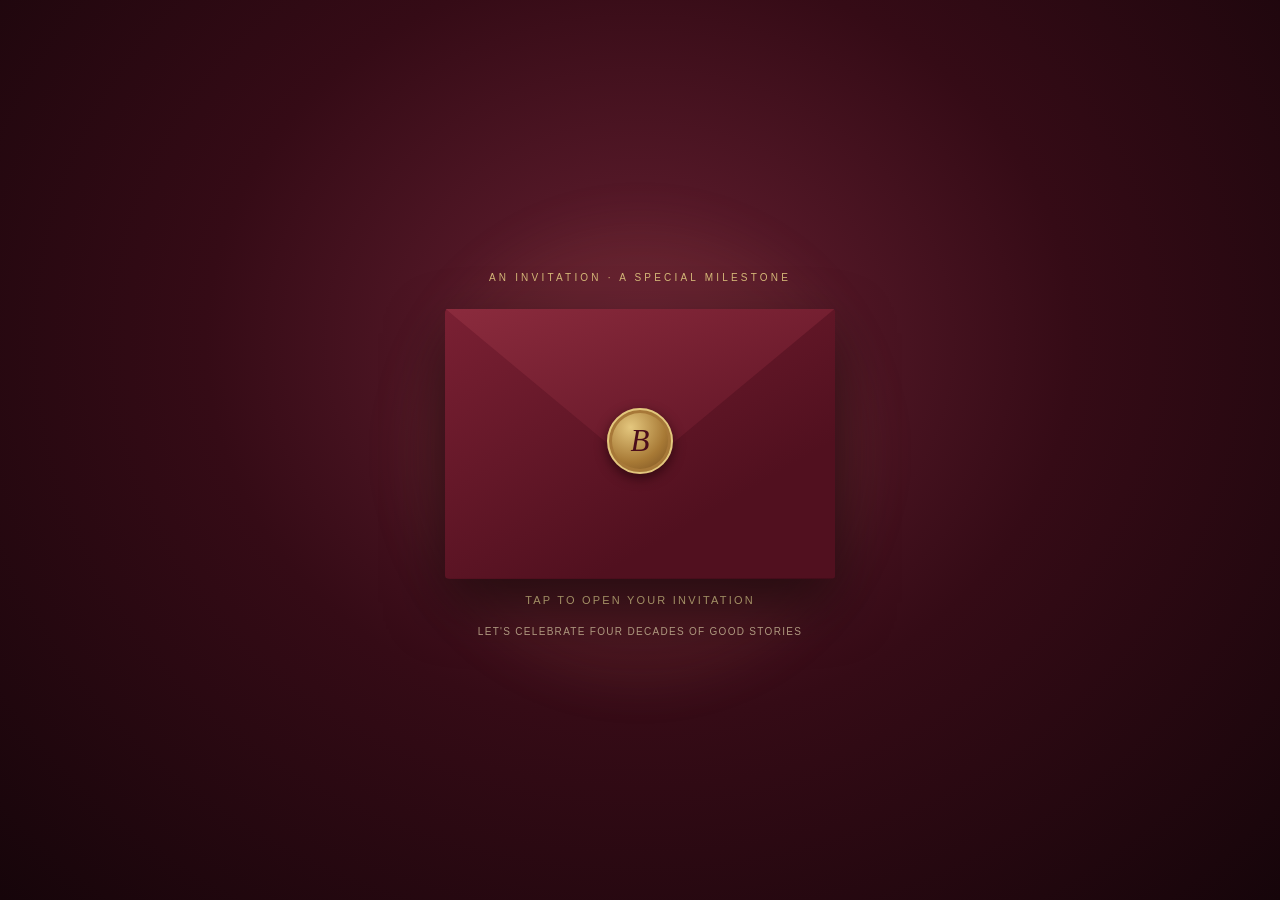
<file: index.html>
<!doctype html>
<html lang="en"><head><meta charset="utf-8"><meta name="viewport" content="width=device-width, initial-scale=1, viewport-fit=cover"><meta name="theme-color" content="#4b0d1b"><title>Babak’s 40th Birthday</title>
<link rel="preconnect" href="https://fonts.googleapis.com"><link rel="preconnect" href="https://fonts.gstatic.com" crossorigin><link href="https://fonts.googleapis.com/css2?family=Vazirmatn:wght@400;600;700&display=swap" rel="stylesheet">
<style>

:root{--wine:#4b0d1b;--wine2:#6b1728;--gold:#c6a15b;--cream:#f5ead8}*{box-sizing:border-box}html,body{margin:0;min-height:100%;background:#21070d;color:var(--cream);font-family:Georgia,'Times New Roman',serif}body{min-height:100svh;display:grid;place-items:center;overflow-x:hidden;background:radial-gradient(ellipse at 50% 38%,#672032 0%,#350b16 48%,#16050a 100%)}.stage{width:min(100%,520px);min-height:100svh;display:flex;flex-direction:column;align-items:center;justify-content:center;padding:22px 16px 28px;position:relative;isolation:isolate}.glow{position:absolute;width:85vw;height:85vw;max-width:460px;max-height:460px;border-radius:50%;background:#9c5b431b;filter:blur(22px);z-index:-1;animation:breathe 5s ease-in-out infinite}@keyframes breathe{50%{transform:scale(1.12);opacity:.55}}.eyebrow{font:10px/1.5 Arial,sans-serif;letter-spacing:.32em;text-transform:uppercase;color:#d6b979;margin-bottom:19px;text-align:center}.envelope-wrap{width:min(90vw,390px);height:min(66vw,270px);min-height:220px;position:relative;perspective:1100px;cursor:pointer;filter:drop-shadow(0 24px 28px #0008);margin:5px 0 15px}.envelope{position:absolute;inset:0;border-radius:5px;background:linear-gradient(145deg,#70192c,#4b0d1b 60%,#350914);overflow:visible}.env-front{position:absolute;inset:0;background:linear-gradient(150deg,#7a2033,#51101f 72%);clip-path:polygon(0 0,50% 55%,100% 0,100% 100%,0 100%);border-radius:4px}.env-side{position:absolute;inset:0;background:linear-gradient(35deg,#3b0914,#661529);clip-path:polygon(0 0,50% 58%,0 100%);border-radius:4px}.env-side.right{clip-path:polygon(100% 0,50% 58%,100% 100%)}.flap{position:absolute;inset:0 0 auto;height:60%;background:linear-gradient(160deg,#8b2b3d,#5b1223);clip-path:polygon(0 0,100% 0,50% 100%);transform-origin:top center;z-index:5;transition:transform 1.05s cubic-bezier(.2,.75,.18,1),z-index .01s .45s;backface-visibility:hidden}.seal{position:absolute;z-index:8;left:50%;top:49%;transform:translate(-50%,-50%);width:66px;height:66px;border-radius:50%;display:grid;place-items:center;background:radial-gradient(circle at 35% 28%,#e4c77e,#a77935 58%,#6f481e);color:#4b0d1b;font-size:31px;font-style:italic;border:2px solid #e2c77d;box-shadow:0 4px 12px #1d0308aa,inset 0 0 0 3px #a77838;transition:opacity .25s,transform .6s}.card-peek{position:absolute;left:5%;right:5%;top:5%;height:90%;background:#f4e8d5;overflow:hidden;border-radius:2px;transition:transform 1s cubic-bezier(.2,.75,.18,1);box-shadow:0 2px 8px #0005}.card-peek img{width:100%;height:100%;object-fit:cover;object-position:center}.open .flap{transform:rotateX(180deg);z-index:1}.open .seal{opacity:0;transform:translate(-50%,-35%) scale(.65);pointer-events:none}.open .card-peek{transform:translateY(-28%);transition-delay:.25s}.open .env-front{opacity:.92}.tap{font:11px Arial,sans-serif;letter-spacing:.2em;text-transform:uppercase;color:#e3c98d;animation:blink 2.1s ease-in-out infinite;text-align:center}@keyframes blink{50%{opacity:.55}}.card-full{display:none;width:100%;margin-top:20px;animation:rise .8s ease both}.opened .card-full{display:block}.opened .envelope-wrap{margin-top:0}.opened .tap{display:none}@keyframes rise{from{opacity:0;transform:translateY(16px)}to{opacity:1;transform:translateY(0)}}.card-frame{background:#f4e8d5;padding:8px;border:1px solid #c5a05b;box-shadow:0 20px 45px #0007;position:relative}.card-frame:before{content:"";position:absolute;inset:14px;border:1px solid #c6a15b;pointer-events:none}.card-frame img{display:block;width:100%;height:auto;position:relative}.actions{display:flex;justify-content:center;gap:10px;flex-wrap:wrap;margin-top:15px}.action{border:1px solid #b99551;background:linear-gradient(135deg,#f2dfb4,#bd9147);color:#3d0a15;text-decoration:none;padding:13px 16px;font:10px Arial,sans-serif;font-weight:bold;letter-spacing:.10em;text-transform:uppercase;border-radius:2px;cursor:pointer}.action.secondary{background:transparent;color:#f2dfb4;border-color:#a77b43}.rsvp{margin:17px 4px 0;text-align:center;font:13px/1.65 Arial,sans-serif;color:#f3e6d2}.rsvp a{color:#e7ca85;text-decoration:none;border-bottom:1px solid #a77b43;padding-bottom:2px}.footer{font:10px Arial,sans-serif;letter-spacing:.13em;color:#bda58a;text-align:center;margin-top:20px}.note{font:10px/1.6 Arial,sans-serif;color:#cbb39a;text-align:center;margin-top:8px}@media(min-width:600px){.stage{padding-top:34px}.opened .card-full{max-width:440px}.opened .envelope-wrap{width:300px;height:200px;min-height:200px}}@media(prefers-reduced-motion:reduce){*,*:before,*:after{animation:none!important;transition:none!important}}

.guest{font:600 24px/1.5 Tahoma,"Vazirmatn","Segoe UI",Arial,sans-serif;color:#f2dfb4;text-align:center;margin:-4px 0 10px;text-shadow:0 2px 10px #0008}.guest[hidden]{display:none}


.countdown{margin:18px 0 0;text-align:center}
.cd-title{font:10px Arial,sans-serif;letter-spacing:.28em;text-transform:uppercase;color:#d6b979;margin-bottom:10px}
.cd-grid{display:grid;grid-template-columns:repeat(4,1fr);gap:8px;direction:ltr}
.cd-box{border:1px solid #a77b43;background:#ffffff0d;border-radius:3px;padding:10px 4px 8px}
.cd-num{display:block;font:600 28px/1.1 Georgia,serif;color:#f2dfb4;font-variant-numeric:tabular-nums}
.cd-lbl{display:block;font:9px/1.5 Arial,sans-serif;letter-spacing:.12em;text-transform:uppercase;color:#cbb39a;margin-top:4px}
.cd-msg{font:600 18px/1.6 Tahoma,Arial,sans-serif;color:#f2dfb4;padding:10px 0}
.cal-title{font:10px Arial,sans-serif;letter-spacing:.28em;text-transform:uppercase;color:#d6b979;text-align:center;margin-top:20px}

.guest,.rsvp,.cd-msg,.fa{font-family:"Vazirmatn",Tahoma,"Segoe UI",Arial,sans-serif}
.guest{font-weight:600;font-size:26px;line-height:1.7;letter-spacing:0}
.rsvp{font-size:14px;line-height:2;letter-spacing:0}
.rsvp span{font-weight:400}
.cd-msg{font-weight:600;letter-spacing:0}
.fa{letter-spacing:0;text-transform:none;font-size:12px}
</style></head><body><main class="stage" id="stage"><div class="glow"></div><div class="eyebrow">An invitation · A special milestone</div>
<div class="guest" id="guest" dir="rtl" hidden></div>
<div class="envelope-wrap" id="envelope" role="button" tabindex="0" aria-label="Open birthday invitation"><div class="envelope"><div class="card-peek"><img src="invitation.jpg" alt="Babak's birthday invitation card"></div><div class="env-side"></div><div class="env-side right"></div><div class="env-front"></div><div class="flap"></div><div class="seal">B</div></div></div><div class="tap" id="tap">Tap to open your invitation</div>
<section class="card-full" id="cardFull" aria-label="Birthday invitation details"><div class="card-frame"><img src="invitation.jpg" alt="Forty and Fabulous — Babak's 40th Birthday. 10 Aban 1405 at 7 PM, Velenjak, Tehran."></div>
<div class="countdown" id="countdown" dir="rtl"><div class="cd-title">Countdown · <span class="fa">شمارش معکوس</span></div><div class="cd-grid"><div class="cd-box"><span class="cd-num" id="cd-d">--</span><span class="cd-lbl">Days</span></div><div class="cd-box"><span class="cd-num" id="cd-h">--</span><span class="cd-lbl">Hours</span></div><div class="cd-box"><span class="cd-num" id="cd-m">--</span><span class="cd-lbl">Min</span></div><div class="cd-box"><span class="cd-num" id="cd-s">--</span><span class="cd-lbl">Sec</span></div></div></div>
<p class="rsvp" dir="rtl">بی‌صبرانه منتظر حضورت هستم ❤️<br><span>اما اگر امکان حضور در این شب ویژه را ندارید، لطفاً از طریق <a id="waLink" href="https://wa.me/989123349487" target="_blank" rel="noopener">واتس‌اپ</a> به من اطلاع دهید. ممنونم.</span></p><div class="actions"><a class="action" id="waYes" href="https://wa.me/989123349487" target="_blank" rel="noopener">✅ I'll be there</a><a class="action secondary" id="waNo" href="https://wa.me/989123349487" target="_blank" rel="noopener">❌ Can't make it</a></div>
<div class="cal-title">Save the date</div>
<div class="actions"><a class="action" href="babak-40-birthday.ics" download="Babak-40th-Birthday.ics">📅 Add to Calendar</a><a class="action secondary" id="gcal" target="_blank" rel="noopener" href="https://calendar.google.com/calendar/render?action=TEMPLATE&text=Babak%27s%2040th%20Birthday%20%C2%B7%20Forty%20%26%20Fabulous&dates=20261101T153000Z%2F20261101T200000Z&location=Velenjak%2C%20Tehran&details=%D8%AA%D9%88%D9%84%D8%AF%20%DB%B4%DB%B0%20%D8%B3%D8%A7%D9%84%DA%AF%DB%8C%20%D8%A8%D8%A7%D8%A8%DA%A9%20%E2%80%94%20%DB%B1%DB%B0%20%D8%A2%D8%A8%D8%A7%D9%86%20%DB%B1%DB%B4%DB%B0%DB%B5%0Ahttps%3A%2F%2Fnshn.ir%2FrbvfFSYxODaZ">Google Calendar ↗</a></div>
<div class="actions"><a class="action" href="https://nshn.ir/rbvfFSYxODaZ" target="_blank" rel="noopener">مسیریابی با نشان ↗</a><button class="action secondary" id="musicBtn" type="button">♫ Play lounge jazz</button><button class="action secondary" id="againBtn" type="button">Close card</button></div>
<div class="note">The music starts automatically when you open the envelope.</div></section><div class="footer">LET'S CELEBRATE FOUR DECADES OF GOOD STORIES</div><audio autoplay loop playsinline id="jazz" src="birthday-music.mp3" preload="auto" loop></audio></main>
<script>
const stage=document.getElementById('stage'),envelope=document.getElementById('envelope'),jazz=document.getElementById('jazz'),musicBtn=document.getElementById('musicBtn');
let opened=false,userPaused=false;

/* Guest name: from the link (?to=Name) or from window.GUEST_NAME set in a guest page */
(function(){
  const q=new URLSearchParams(location.search).get('to');
  const name=(q&&q.trim())||window.GUEST_NAME||'';
  const el=document.getElementById('guest');
  if(name){el.textContent=name;el.hidden=false;document.title='دعوت‌نامه · '+name}
})();

function setBtn(){musicBtn.textContent=jazz.paused?'♫ Play lounge jazz':'♫ Pause music'}
async function startMusic(){
  if(userPaused||!jazz.paused)return true;
  try{jazz.volume=0.85;await jazz.play();setBtn();return true}catch(e){return false}
}
/* Try autoplay on load; browsers usually block it, so also start on the first touch/click/key */
window.addEventListener('load',()=>{startMusic()});
const evs=['pointerdown','touchend','click','keydown'];
evs.forEach(ev=>window.addEventListener(ev,function once(){
  startMusic().then(ok=>{if(ok)evs.forEach(e=>window.removeEventListener(e,once,true))});
},true));

function openCard(){if(opened)return;opened=true;stage.classList.add('open');setTimeout(()=>stage.classList.add('opened'),650);startMusic()}
function closeCard(){opened=false;stage.classList.remove('opened','open')}
envelope.addEventListener('click',openCard);
envelope.addEventListener('keydown',e=>{if(e.key==='Enter'||e.key===' '){e.preventDefault();openCard()}});
document.getElementById('againBtn').addEventListener('click',closeCard);
musicBtn.addEventListener('click',async()=>{
  if(!jazz.paused){userPaused=true;jazz.pause();setBtn();return}
  userPaused=false;await startMusic();setBtn()
});
jazz.addEventListener('play',setBtn);jazz.addEventListener('pause',setBtn);
document.addEventListener('visibilitychange',()=>{if(document.hidden)jazz.pause();else if(!userPaused&&opened)startMusic()});


/* ===== Countdown to 10 Aban 1405 (1 Nov 2026), 19:00 Tehran time (UTC+3:30) ===== */
(function(){
  const START=Date.UTC(2026,10,1,15,30,0), END=Date.UTC(2026,10,1,20,0,0);
  const box=document.getElementById('countdown'); if(!box)return;
  const p=n=>String(n).padStart(2,'0');
  function tick(){
    const now=Date.now(), d=START-now;
    if(now>=END){box.innerHTML='<div class="cd-msg">ممنون که این شب را با ما جشن گرفتید ❤️<br><small>Thank you for celebrating with us</small></div>';return}
    if(now>=START){box.innerHTML='<div class="cd-msg">امشب، شب جشن است! 🥂<br><small>Tonight is the night</small></div>';return}
    const days=Math.floor(d/864e5),h=Math.floor(d%864e5/36e5),m=Math.floor(d%36e5/6e4),s=Math.floor(d%6e4/1e3);
    document.getElementById('cd-d').textContent=days;
    document.getElementById('cd-h').textContent=p(h);
    document.getElementById('cd-m').textContent=p(m);
    document.getElementById('cd-s').textContent=p(s);
  }
  tick(); setInterval(tick,1000);
})();

/* ===== WhatsApp RSVP (message is prefilled with the guest's name) ===== */
(function(){
  const NUM="989123349487";
  const name0=(document.getElementById('guest').textContent||'').trim();
  const name=name0.replace(/\s+(عزیز|جان|گرامی)$/,'').trim();
  const plural=/\s(و|&)\s/.test(' '+name+' ');
  const who=name?(name+(plural?' هستیم':' هستم')+'. '):'';
  const yes='سلام بابک جان 🥂\n'+'دعوتنامه‌ات رو دیدم، با کمال میل '+(plural?'میایم':'میام')+'! 🎂';
  const no='سلام بابک جان ❤️\n'+'دلم می‌خواست باشم ولی متأسفانه '+(plural?'نمی‌تونیم بیایم':'نمی‌تونم بیایم')+'. تولدت مبارک 🌹';
  const url=t=>'https://wa.me/'+NUM+'?text='+encodeURIComponent(t);
  const set=(id,t)=>{const e=document.getElementById(id);if(e)e.href=url(t)};
  set('waYes',yes);set('waNo',no);set('waLink',no);
})();
</script></body></html>
</file>
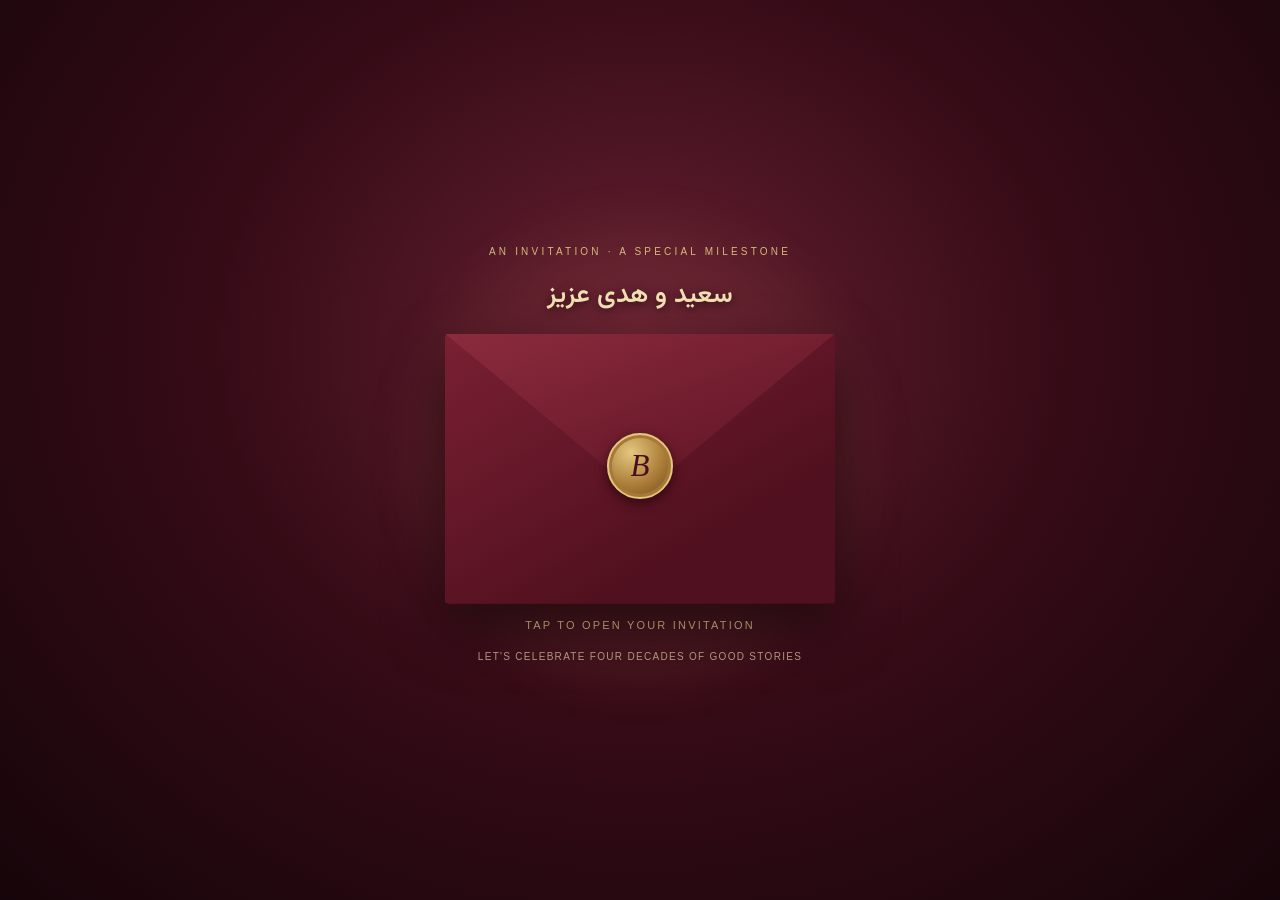
<file: saeed-hoda.html>
<!doctype html>
<html lang="en"><head><meta charset="utf-8"><meta name="viewport" content="width=device-width, initial-scale=1, viewport-fit=cover"><meta name="theme-color" content="#4b0d1b"><title>Babak’s 40th Birthday</title>
<link rel="preconnect" href="https://fonts.googleapis.com"><link rel="preconnect" href="https://fonts.gstatic.com" crossorigin><link href="https://fonts.googleapis.com/css2?family=Vazirmatn:wght@400;600;700&display=swap" rel="stylesheet">
<style>

:root{--wine:#4b0d1b;--wine2:#6b1728;--gold:#c6a15b;--cream:#f5ead8}*{box-sizing:border-box}html,body{margin:0;min-height:100%;background:#21070d;color:var(--cream);font-family:Georgia,'Times New Roman',serif}body{min-height:100svh;display:grid;place-items:center;overflow-x:hidden;background:radial-gradient(ellipse at 50% 38%,#672032 0%,#350b16 48%,#16050a 100%)}.stage{width:min(100%,520px);min-height:100svh;display:flex;flex-direction:column;align-items:center;justify-content:center;padding:22px 16px 28px;position:relative;isolation:isolate}.glow{position:absolute;width:85vw;height:85vw;max-width:460px;max-height:460px;border-radius:50%;background:#9c5b431b;filter:blur(22px);z-index:-1;animation:breathe 5s ease-in-out infinite}@keyframes breathe{50%{transform:scale(1.12);opacity:.55}}.eyebrow{font:10px/1.5 Arial,sans-serif;letter-spacing:.32em;text-transform:uppercase;color:#d6b979;margin-bottom:19px;text-align:center}.envelope-wrap{width:min(90vw,390px);height:min(66vw,270px);min-height:220px;position:relative;perspective:1100px;cursor:pointer;filter:drop-shadow(0 24px 28px #0008);margin:5px 0 15px}.envelope{position:absolute;inset:0;border-radius:5px;background:linear-gradient(145deg,#70192c,#4b0d1b 60%,#350914);overflow:visible}.env-front{position:absolute;inset:0;background:linear-gradient(150deg,#7a2033,#51101f 72%);clip-path:polygon(0 0,50% 55%,100% 0,100% 100%,0 100%);border-radius:4px}.env-side{position:absolute;inset:0;background:linear-gradient(35deg,#3b0914,#661529);clip-path:polygon(0 0,50% 58%,0 100%);border-radius:4px}.env-side.right{clip-path:polygon(100% 0,50% 58%,100% 100%)}.flap{position:absolute;inset:0 0 auto;height:60%;background:linear-gradient(160deg,#8b2b3d,#5b1223);clip-path:polygon(0 0,100% 0,50% 100%);transform-origin:top center;z-index:5;transition:transform 1.05s cubic-bezier(.2,.75,.18,1),z-index .01s .45s;backface-visibility:hidden}.seal{position:absolute;z-index:8;left:50%;top:49%;transform:translate(-50%,-50%);width:66px;height:66px;border-radius:50%;display:grid;place-items:center;background:radial-gradient(circle at 35% 28%,#e4c77e,#a77935 58%,#6f481e);color:#4b0d1b;font-size:31px;font-style:italic;border:2px solid #e2c77d;box-shadow:0 4px 12px #1d0308aa,inset 0 0 0 3px #a77838;transition:opacity .25s,transform .6s}.card-peek{position:absolute;left:5%;right:5%;top:5%;height:90%;background:#f4e8d5;overflow:hidden;border-radius:2px;transition:transform 1s cubic-bezier(.2,.75,.18,1);box-shadow:0 2px 8px #0005}.card-peek img{width:100%;height:100%;object-fit:cover;object-position:center}.open .flap{transform:rotateX(180deg);z-index:1}.open .seal{opacity:0;transform:translate(-50%,-35%) scale(.65);pointer-events:none}.open .card-peek{transform:translateY(-28%);transition-delay:.25s}.open .env-front{opacity:.92}.tap{font:11px Arial,sans-serif;letter-spacing:.2em;text-transform:uppercase;color:#e3c98d;animation:blink 2.1s ease-in-out infinite;text-align:center}@keyframes blink{50%{opacity:.55}}.card-full{display:none;width:100%;margin-top:20px;animation:rise .8s ease both}.opened .card-full{display:block}.opened .envelope-wrap{margin-top:0}.opened .tap{display:none}@keyframes rise{from{opacity:0;transform:translateY(16px)}to{opacity:1;transform:translateY(0)}}.card-frame{background:#f4e8d5;padding:8px;border:1px solid #c5a05b;box-shadow:0 20px 45px #0007;position:relative}.card-frame:before{content:"";position:absolute;inset:14px;border:1px solid #c6a15b;pointer-events:none}.card-frame img{display:block;width:100%;height:auto;position:relative}.actions{display:flex;justify-content:center;gap:10px;flex-wrap:wrap;margin-top:15px}.action{border:1px solid #b99551;background:linear-gradient(135deg,#f2dfb4,#bd9147);color:#3d0a15;text-decoration:none;padding:13px 16px;font:10px Arial,sans-serif;font-weight:bold;letter-spacing:.10em;text-transform:uppercase;border-radius:2px;cursor:pointer}.action.secondary{background:transparent;color:#f2dfb4;border-color:#a77b43}.rsvp{margin:17px 4px 0;text-align:center;font:13px/1.65 Arial,sans-serif;color:#f3e6d2}.rsvp a{color:#e7ca85;text-decoration:none;border-bottom:1px solid #a77b43;padding-bottom:2px}.footer{font:10px Arial,sans-serif;letter-spacing:.13em;color:#bda58a;text-align:center;margin-top:20px}.note{font:10px/1.6 Arial,sans-serif;color:#cbb39a;text-align:center;margin-top:8px}@media(min-width:600px){.stage{padding-top:34px}.opened .card-full{max-width:440px}.opened .envelope-wrap{width:300px;height:200px;min-height:200px}}@media(prefers-reduced-motion:reduce){*,*:before,*:after{animation:none!important;transition:none!important}}

.guest{font:600 24px/1.5 Tahoma,"Vazirmatn","Segoe UI",Arial,sans-serif;color:#f2dfb4;text-align:center;margin:-4px 0 10px;text-shadow:0 2px 10px #0008}.guest[hidden]{display:none}


.countdown{margin:18px 0 0;text-align:center}
.cd-title{font:10px Arial,sans-serif;letter-spacing:.28em;text-transform:uppercase;color:#d6b979;margin-bottom:10px}
.cd-grid{display:grid;grid-template-columns:repeat(4,1fr);gap:8px;direction:ltr}
.cd-box{border:1px solid #a77b43;background:#ffffff0d;border-radius:3px;padding:10px 4px 8px}
.cd-num{display:block;font:600 28px/1.1 Georgia,serif;color:#f2dfb4;font-variant-numeric:tabular-nums}
.cd-lbl{display:block;font:9px/1.5 Arial,sans-serif;letter-spacing:.12em;text-transform:uppercase;color:#cbb39a;margin-top:4px}
.cd-msg{font:600 18px/1.6 Tahoma,Arial,sans-serif;color:#f2dfb4;padding:10px 0}
.cal-title{font:10px Arial,sans-serif;letter-spacing:.28em;text-transform:uppercase;color:#d6b979;text-align:center;margin-top:20px}

.guest,.rsvp,.cd-msg,.fa{font-family:"Vazirmatn",Tahoma,"Segoe UI",Arial,sans-serif}
.guest{font-weight:600;font-size:26px;line-height:1.7;letter-spacing:0}
.rsvp{font-size:14px;line-height:2;letter-spacing:0}
.rsvp span{font-weight:400}
.cd-msg{font-weight:600;letter-spacing:0}
.fa{letter-spacing:0;text-transform:none;font-size:12px}
</style></head><body><main class="stage" id="stage"><div class="glow"></div><div class="eyebrow">An invitation · A special milestone</div>
<div class="guest" id="guest" dir="rtl" hidden></div>
<div class="envelope-wrap" id="envelope" role="button" tabindex="0" aria-label="Open birthday invitation"><div class="envelope"><div class="card-peek"><img src="invitation.jpg" alt="Babak's birthday invitation card"></div><div class="env-side"></div><div class="env-side right"></div><div class="env-front"></div><div class="flap"></div><div class="seal">B</div></div></div><div class="tap" id="tap">Tap to open your invitation</div>
<section class="card-full" id="cardFull" aria-label="Birthday invitation details"><div class="card-frame"><img src="invitation.jpg" alt="Forty and Fabulous — Babak's 40th Birthday. 10 Aban 1405 at 7 PM, Velenjak, Tehran."></div>
<div class="countdown" id="countdown" dir="rtl"><div class="cd-title">Countdown · <span class="fa">شمارش معکوس</span></div><div class="cd-grid"><div class="cd-box"><span class="cd-num" id="cd-d">--</span><span class="cd-lbl">Days</span></div><div class="cd-box"><span class="cd-num" id="cd-h">--</span><span class="cd-lbl">Hours</span></div><div class="cd-box"><span class="cd-num" id="cd-m">--</span><span class="cd-lbl">Min</span></div><div class="cd-box"><span class="cd-num" id="cd-s">--</span><span class="cd-lbl">Sec</span></div></div></div>
<p class="rsvp" dir="rtl">بی‌صبرانه منتظر حضورت هستم ❤️<br><span>اما اگر امکان حضور در این شب ویژه را ندارید، لطفاً از طریق <a id="waLink" href="https://wa.me/989123349487" target="_blank" rel="noopener">واتس‌اپ</a> به من اطلاع دهید. ممنونم.</span></p><div class="actions"><a class="action" id="waYes" href="https://wa.me/989123349487" target="_blank" rel="noopener">✅ I'll be there</a><a class="action secondary" id="waNo" href="https://wa.me/989123349487" target="_blank" rel="noopener">❌ Can't make it</a></div>
<div class="cal-title">Save the date</div>
<div class="actions"><a class="action" href="babak-40-birthday.ics" download="Babak-40th-Birthday.ics">📅 Add to Calendar</a><a class="action secondary" id="gcal" target="_blank" rel="noopener" href="https://calendar.google.com/calendar/render?action=TEMPLATE&text=Babak%27s%2040th%20Birthday%20%C2%B7%20Forty%20%26%20Fabulous&dates=20261101T153000Z%2F20261101T200000Z&location=Velenjak%2C%20Tehran&details=%D8%AA%D9%88%D9%84%D8%AF%20%DB%B4%DB%B0%20%D8%B3%D8%A7%D9%84%DA%AF%DB%8C%20%D8%A8%D8%A7%D8%A8%DA%A9%20%E2%80%94%20%DB%B1%DB%B0%20%D8%A2%D8%A8%D8%A7%D9%86%20%DB%B1%DB%B4%DB%B0%DB%B5%0Ahttps%3A%2F%2Fnshn.ir%2FrbvfFSYxODaZ">Google Calendar ↗</a></div>
<div class="actions"><a class="action" href="https://nshn.ir/rbvfFSYxODaZ" target="_blank" rel="noopener">مسیریابی در نشان ↗</a><button class="action secondary" id="musicBtn" type="button">♫ Play lounge jazz</button><button class="action secondary" id="againBtn" type="button">Close card</button></div>
<div class="note">The music starts automatically when you open the envelope.</div></section><div class="footer">LET'S CELEBRATE FOUR DECADES OF GOOD STORIES</div><audio autoplay loop playsinline id="jazz" src="birthday-music.mp3" preload="auto" loop></audio></main>
<script>window.GUEST_NAME="سعید و هدی عزیز";</script>
<script>
const stage=document.getElementById('stage'),envelope=document.getElementById('envelope'),jazz=document.getElementById('jazz'),musicBtn=document.getElementById('musicBtn');
let opened=false,userPaused=false;

/* Guest name: from the link (?to=Name) or from window.GUEST_NAME set in a guest page */
(function(){
  const q=new URLSearchParams(location.search).get('to');
  const name=(q&&q.trim())||window.GUEST_NAME||'';
  const el=document.getElementById('guest');
  if(name){el.textContent=name;el.hidden=false;document.title='دعوت‌نامه · '+name}
})();

function setBtn(){musicBtn.textContent=jazz.paused?'♫ Play lounge jazz':'♫ Pause music'}
async function startMusic(){
  if(userPaused||!jazz.paused)return true;
  try{jazz.volume=0.85;await jazz.play();setBtn();return true}catch(e){return false}
}
/* Try autoplay on load; browsers usually block it, so also start on the first touch/click/key */
window.addEventListener('load',()=>{startMusic()});
const evs=['pointerdown','touchend','click','keydown'];
evs.forEach(ev=>window.addEventListener(ev,function once(){
  startMusic().then(ok=>{if(ok)evs.forEach(e=>window.removeEventListener(e,once,true))});
},true));

function openCard(){if(opened)return;opened=true;stage.classList.add('open');setTimeout(()=>stage.classList.add('opened'),650);startMusic()}
function closeCard(){opened=false;stage.classList.remove('opened','open')}
envelope.addEventListener('click',openCard);
envelope.addEventListener('keydown',e=>{if(e.key==='Enter'||e.key===' '){e.preventDefault();openCard()}});
document.getElementById('againBtn').addEventListener('click',closeCard);
musicBtn.addEventListener('click',async()=>{
  if(!jazz.paused){userPaused=true;jazz.pause();setBtn();return}
  userPaused=false;await startMusic();setBtn()
});
jazz.addEventListener('play',setBtn);jazz.addEventListener('pause',setBtn);
document.addEventListener('visibilitychange',()=>{if(document.hidden)jazz.pause();else if(!userPaused&&opened)startMusic()});


/* ===== Countdown to 10 Aban 1405 (1 Nov 2026), 19:00 Tehran time (UTC+3:30) ===== */
(function(){
  const START=Date.UTC(2026,10,1,15,30,0), END=Date.UTC(2026,10,1,20,0,0);
  const box=document.getElementById('countdown'); if(!box)return;
  const p=n=>String(n).padStart(2,'0');
  function tick(){
    const now=Date.now(), d=START-now;
    if(now>=END){box.innerHTML='<div class="cd-msg">ممنون که این شب را با ما جشن گرفتید ❤️<br><small>Thank you for celebrating with us</small></div>';return}
    if(now>=START){box.innerHTML='<div class="cd-msg">امشب، شب جشن است! 🥂<br><small>Tonight is the night</small></div>';return}
    const days=Math.floor(d/864e5),h=Math.floor(d%864e5/36e5),m=Math.floor(d%36e5/6e4),s=Math.floor(d%6e4/1e3);
    document.getElementById('cd-d').textContent=days;
    document.getElementById('cd-h').textContent=p(h);
    document.getElementById('cd-m').textContent=p(m);
    document.getElementById('cd-s').textContent=p(s);
  }
  tick(); setInterval(tick,1000);
})();

/* ===== WhatsApp RSVP (message is prefilled with the guest's name) ===== */
(function(){
  const NUM="989123349487";
  const name0=(document.getElementById('guest').textContent||'').trim();
  const name=name0.replace(/\s+(عزیز|جان|گرامی)$/,'').trim();
  const plural=/\s(و|&)\s/.test(' '+name+' ');
  const who=name?(name+(plural?' هستیم':' هستم')+'. '):'';
  const yes='سلام بابک جان 🥂\n'+'دعوتنامه‌ات رو دیدم، با کمال میل '+(plural?'میایم':'میام')+'! 🎂';
  const no='سلام بابک جان ❤️\n'+'دلم می‌خواست باشم ولی متأسفانه '+(plural?'نمی‌تونیم بیایم':'نمی‌تونم بیایم')+'. تولدت مبارک 🌹';
  const url=t=>'https://wa.me/'+NUM+'?text='+encodeURIComponent(t);
  const set=(id,t)=>{const e=document.getElementById(id);if(e)e.href=url(t)};
  set('waYes',yes);set('waNo',no);set('waLink',no);
})();
</script></body></html>
</file>
